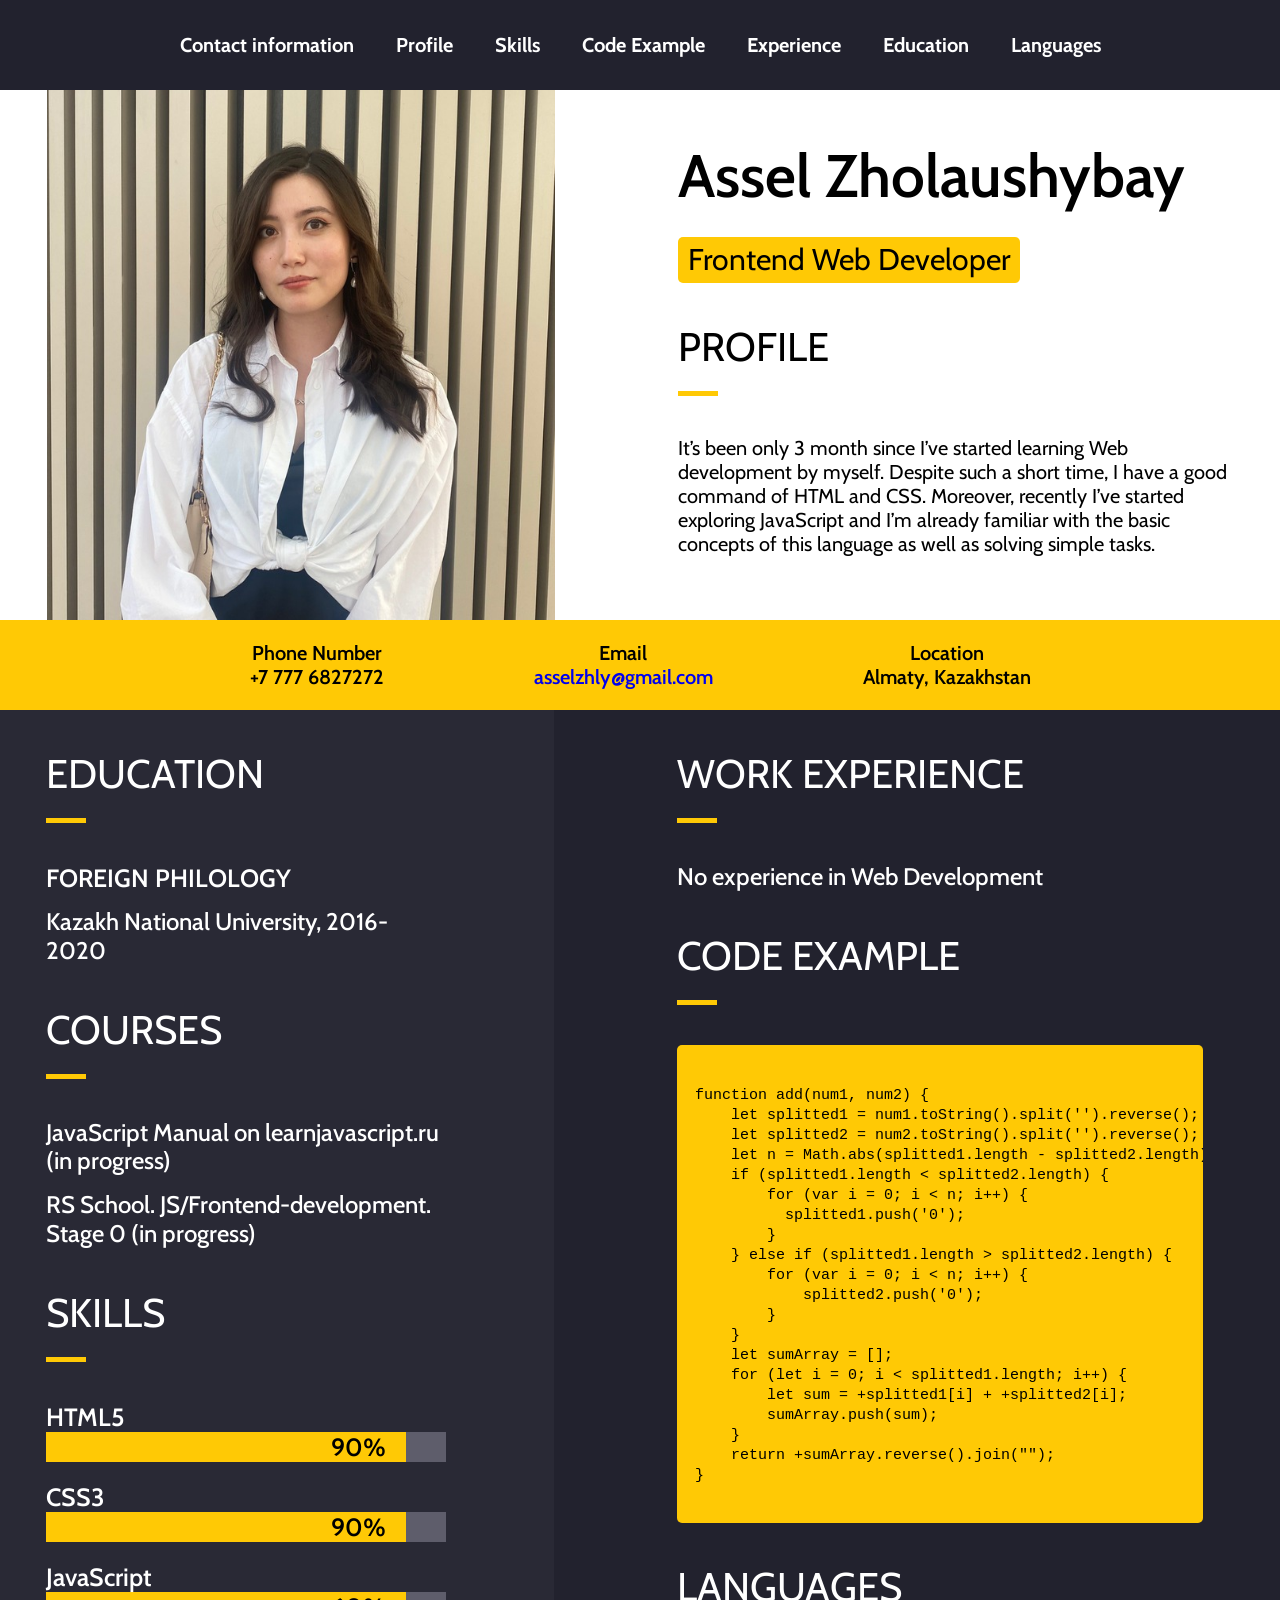
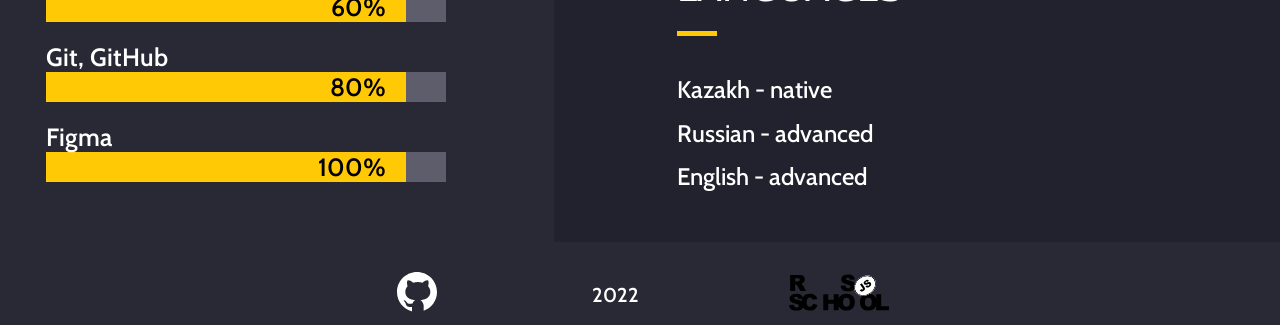
<file: cv/index.html>
<!DOCTYPE html>
<html lang="en">
<head>
    <meta charset="UTF-8">
    <meta http-equiv="X-UA-Compatible" content="IE=edge">
    <meta name="viewport" content="width=device-width, initial-scale=1.0">
    <title>CV</title>
    <link rel="stylesheet" href="style.css">
    <link rel="preconnect" href="https://fonts.googleapis.com">
    <link rel="preconnect" href="https://fonts.gstatic.com" crossorigin>
    <link href="https://fonts.googleapis.com/css2?family=Aleo:wght@400;700&family=Cabin:wght@400;500;600;700&family=Magra:wght@700&family=Red+Hat+Text:wght@400;500&display=swap" rel="stylesheet">
</head>
<body>
    <header class="header">
        <div class="container">
            <nav class="menu">
                <ul class="menu_list">
                    <li class="menu_item"><a class="menu_link" href="#contacts">Contact information</a></li>
                    <li class="menu_item"><a class="menu_link" href="#profile">Profile</a></li>
                    <li class="menu_item"><a class="menu_link" href="#skills">Skills</a></li>
                    <li class="menu_item"><a class="menu_link" href="#code_example">Code Example</a></li>
                    <li class="menu_item"><a class="menu_link" href="#experience">Experience</a></li>
                    <li class="menu_item"><a class="menu_link" href="#education">Education</a></li>
                    <li class="menu_item"><a class="menu_link" href="#languages">Languages</a></li>
                </ul>
            </nav>
        </div>
    </header>
    <main class="page">
            <section class="profile-section" id="profile">
                <div class="container">
                    <div class="profile_container">
                <div class="profile_image">
                <img src="./assets/images/avatar.jpg" alt="avatar" height="530" width="508">
                </div>
                <div class="profile_body">
                <h1 class="page_title">Assel Zholaushybay</h1>
                <p class="profile_description">Frontend Web Developer</p>
                <h2 class="section_title black">PROFILE</h2>
                <div class="page_rectangle"></div>
                <p class="profile_text">It’s been only 3 month since I’ve started learning Web development by myself. Despite such a short time, I have a good command of HTML and CSS. Moreover, recently I’ve started exploring JavaScript and I’m already familiar with the basic concepts of this language as well as solving simple tasks.</p>
                </div>
                </div>
                </div>   
            </section>
            <div class="contacts" id="contacts">
                <div class="container">
                <ul class="contacts_list">
                    <li class="contact_item">
                        <p>Phone Number</p>
                        <p>+7 777 6827272</p>
                    </li>
                    <li class="contact_item">
                        <p>Email</p>
                        <p><a href="mailto:asselzhly@gmail.com">asselzhly@gmail.com</a></p>
                    </li>
                    <li class="contact_item">
                        <p>Location</p>
                        <p>Almaty, Kazakhstan</p>
                    </li>
                </ul>
                </div>
            </div>
            <section class="content-section">
                <div class="left_column_bg"></div>
                <div class="right_column_bg"></div>
                <div class="container">
                    <div class="content_container">
                <div class="left_column">
                    <div class="left_column_inside">
                    <h2 class="section_title white" id="education">EDUCATION</h2>
                    <div class="page_rectangle"></div>
                    <h3 class="section_subtitle">FOREIGN PHILOLOGY</h3>
                    <p class="section_text">Kazakh National University, 2016-2020</p>
                    <h2 class="section_title white">COURSES</h2>
                    <div class="page_rectangle"></div>
                    <p class="section_text">JavaScript Manual on learnjavascript.ru (in progress)</p>
                    <p class="section_text">RS School. JS/Frontend-development. Stage 0 (in progress)</p>
                    <h2 class="section_title white" id="skills">SKILLS</h2>
                    <div class="page_rectangle"></div>
                    <ul>
                    <li class="section_subtitle">HTML5
                    <div class="skills_container">
                        <div class="skills html">90%</div>
                    </div>
                    </li>
                    <li class="section_subtitle">CSS3
                        <div class="skills_container">
                            <div class="skills html">90%</div>
                        </div>
                        </li>
                        <li class="section_subtitle">JavaScript
                            <div class="skills_container">
                                <div class="skills html">60%</div>
                            </div>
                            </li>
                            <li class="section_subtitle">Git, GitHub
                                <div class="skills_container">
                                    <div class="skills html">80%</div>
                                </div>
                                </li>
                                <li class="section_subtitle">Figma
                                    <div class="skills_container">
                                        <div class="skills html">100%</div>
                                    </div>
                                    </li>
                    </ul>
                </div>
                </div>
                <div class="right_column">
                    <div class="right_column_inside">
                    <h2 class="section_title white" id="experience">WORK EXPERIENCE</h2>
                    <div class="page_rectangle"></div>
                    <p class="section_text">No experience in Web Development</p>
                    <h2 class="section_title white" id="code_example">CODE EXAMPLE</h2>
                    <div class="page_rectangle"></div>
                    <div class="code_example">
                    <code>
function add(num1, num2) {
    let splitted1 = num1.toString().split('').reverse();
    let splitted2 = num2.toString().split('').reverse();
    let n = Math.abs(splitted1.length - splitted2.length); 
    if (splitted1.length &lt; splitted2.length) {
        for (var i = 0; i &lt; n; i++) {
          splitted1.push('0');
        } 
    } else if (splitted1.length > splitted2.length) {
        for (var i = 0; i &lt; n; i++) {
            splitted2.push('0');
        } 
    }
    let sumArray = [];
    for (let i = 0; i &lt; splitted1.length; i++) {
        let sum = +splitted1[i] + +splitted2[i];
        sumArray.push(sum);
    }
    return +sumArray.reverse().join("");
}
                    </code>
                    </div>
                    <h2 class="section_title white" id="languages">LANGUAGES</h2>
                    <div class="page_rectangle"></div>
                    <ul>
                    <li class="section_text">Kazakh - native</li>
                    <li class="section_text">Russian - advanced</li>
                    <li class="section_text">English - advanced</li>
                    </ul>
                </div>
            </div>
                </div>
            </div>
            </section>
        
    </main>
    <footer class="footer">
        <div class="container">
            <ul class="footer_list">
                <li>
                    <a class="footer_link_github" href="https://github.com/asselzhl"><img src="./assets/icons/icons8-github.svg" alt="github icon" width="50" height="50"></a>
                </li>
                <li>
                    2022
                </li>
                <li>
                    <a class="footer_link_rsschool" href="https://rs.school/js/"><img src="./assets/icons/rs_school_js.svg" alt="rsschool icon" width="100" height="100"></a>
                </li>
            </ul>
        </div>
    </footer>
</body>
</html>
</file>
<file: cv/style.css>
body {
    font-family: Cabin;
    scroll-behavior: smooth;
    display: flex;
    flex-direction: column;
    justify-content: space-between;
}
*, *:before, *:after {
    box-sizing: border-box;
    padding: 0;
	margin: 0;
	border: 0;
    scroll-behavior: smooth;
}
a {
    text-decoration: none;
}
ul,
 ol,
 li {
    list-style: none;
 }
 .container {
    max-width: 1440px;
    margin: 0 auto;
    box-sizing: content-box;
    
  }
.header {
    display: flex;
    justify-content: space-between;   
    min-height: 90px;
    align-items: center; 
    background-color: #22222E;
}
.menu_list {
    display: flex;
    flex-direction: row;
    align-items: center;
}
.menu_item {
    transition: color 0.5s;
}
.menu_item a:hover {
    color: #FFC905
}
.menu_item:not(:last-child) {
    margin: 0px 42px 0px 0px;
 }
.menu_link {
    font-weight: 700;
    font-size: 20px;
    line-height: 120%;
    color: #FFFFFF;
    transition: .3s;
}
.profile-section img {
    display: block;
    
}
.profile_body {
    max-width: 556px;
    margin: 50px 0px 0px 123px;
}
.profile_container {
    display: flex;
    justify-content: center;
}
.page_title {
    font-weight: 600;
    font-size: 60px;
    line-height: 120%;
    margin-bottom: 25px;
}
.section_title {
    font-weight: 400;
    font-size: 40px;
    line-height: 120%;
    color: #FFFFFF;
}
.black {
    color: #000000;
    margin-bottom: 20px;
}
.page_rectangle {
    background-color: #FFC905;
    height: 5px;
    width: 40px;
    margin-bottom: 40px;
}
.profile_description {
    font-size: 30px;
    font-weight: 400;
    line-height: 120%;
    background-color: #FFC905;
    border-radius: 5px;
    padding: 5px 10px;
    margin-bottom: 40px;
    display: inline-block;
}
.profile_text {
    font-weight: 400;
    font-size: 20px;
    line-height: 120%;
}
.content_container {
    display: flex;
    width: 100%;
    align-content: center;
    justify-content: center;
}
.content-section {
    position: relative;
}
.left_column {
    background-color: #292935;
    min-width: 508px;
    z-index: 2;
}

.section_subtitle {
    color: #FFFFFF;
    font-weight: 600;
    font-size: 25px;
    line-height: 120%;
    margin-bottom: 10px;
}
.section_text {
    color: #FFFFFF;
    font-weight: 500;
    font-size: 24px;
    line-height: 120%;
    max-width: 400px;
    margin: 15px 0px;
}
.skills_container {
    max-width: 400px;
    background-color: #5E5D6B;
    margin-bottom: 20px;
}
.skills {
    text-align: right;
    padding-right: 20px;
    color: #000000;
}
.html {
    width: 90%;
    background-color: #FFC905;
}
.css {
    width: 90%;
    background-color: #FFC905;
}
.js {
    width: 60%;
    background-color: #FFC905;
}
.git {
    width: 80%;
    background-color: #FFC905;
}
.figma {
    width: 100%;
    background-color: #FFC905;
}
.right_column {
    background-color: #22222E;
    min-width: 680px;
    z-index: 2;
}
code {
    font-size: 15px;
}
.code_example {
    background-color: #FFC905;
    max-width: 526px;
    min-height: 300px;
    border-radius: 5px;
    padding: 0px 18px;
    overflow: auto;
    word-wrap: normal;
    white-space: pre;
}
.white {
    margin: 40px 0px 20px 0px;
}

.right_column_inside {
    margin: 0px 0px 50px 123px;
}
.contacts {
    display: flex;
    justify-content: space-around;   
    min-height: 90px;
    align-items: center; 
    background-color: #FFC905;
}
.contacts_list {
    display: flex;
    flex-direction: row;
    align-items: center;
    font-size: 20px;
    font-weight: 600;   
    text-align: center;
}
.contact_item:not(:last-child) {
    margin: 0px 150px 0px 0px;
 }
 .footer {
    display: flex;
    justify-content: space-around;   
    min-height: 90px;
    align-items: center;
    background-color: #292935;
}
.footer_list {
   color: #FFFFFF;
   display: flex;
    flex-direction: row;
    align-items: center;
    font-size: 20px;
    font-weight: 600;   
    text-align: center;
}
.footer_list li:not(:last-child) {
    margin: 0px 150px 0px 0px;
}
.right_column_bg {
    display: block;
    position: absolute;
    height: 100%;
    width: 50%;
    z-index: 1;
    background-color: #22222E;
    top: 0;
    right: 0;
}
.left_column_bg {
    display: block;
    position: absolute;
    height: 100%;
    width: 50%;
    z-index: 0;
    background-color: #292935;
    
}
</file>
